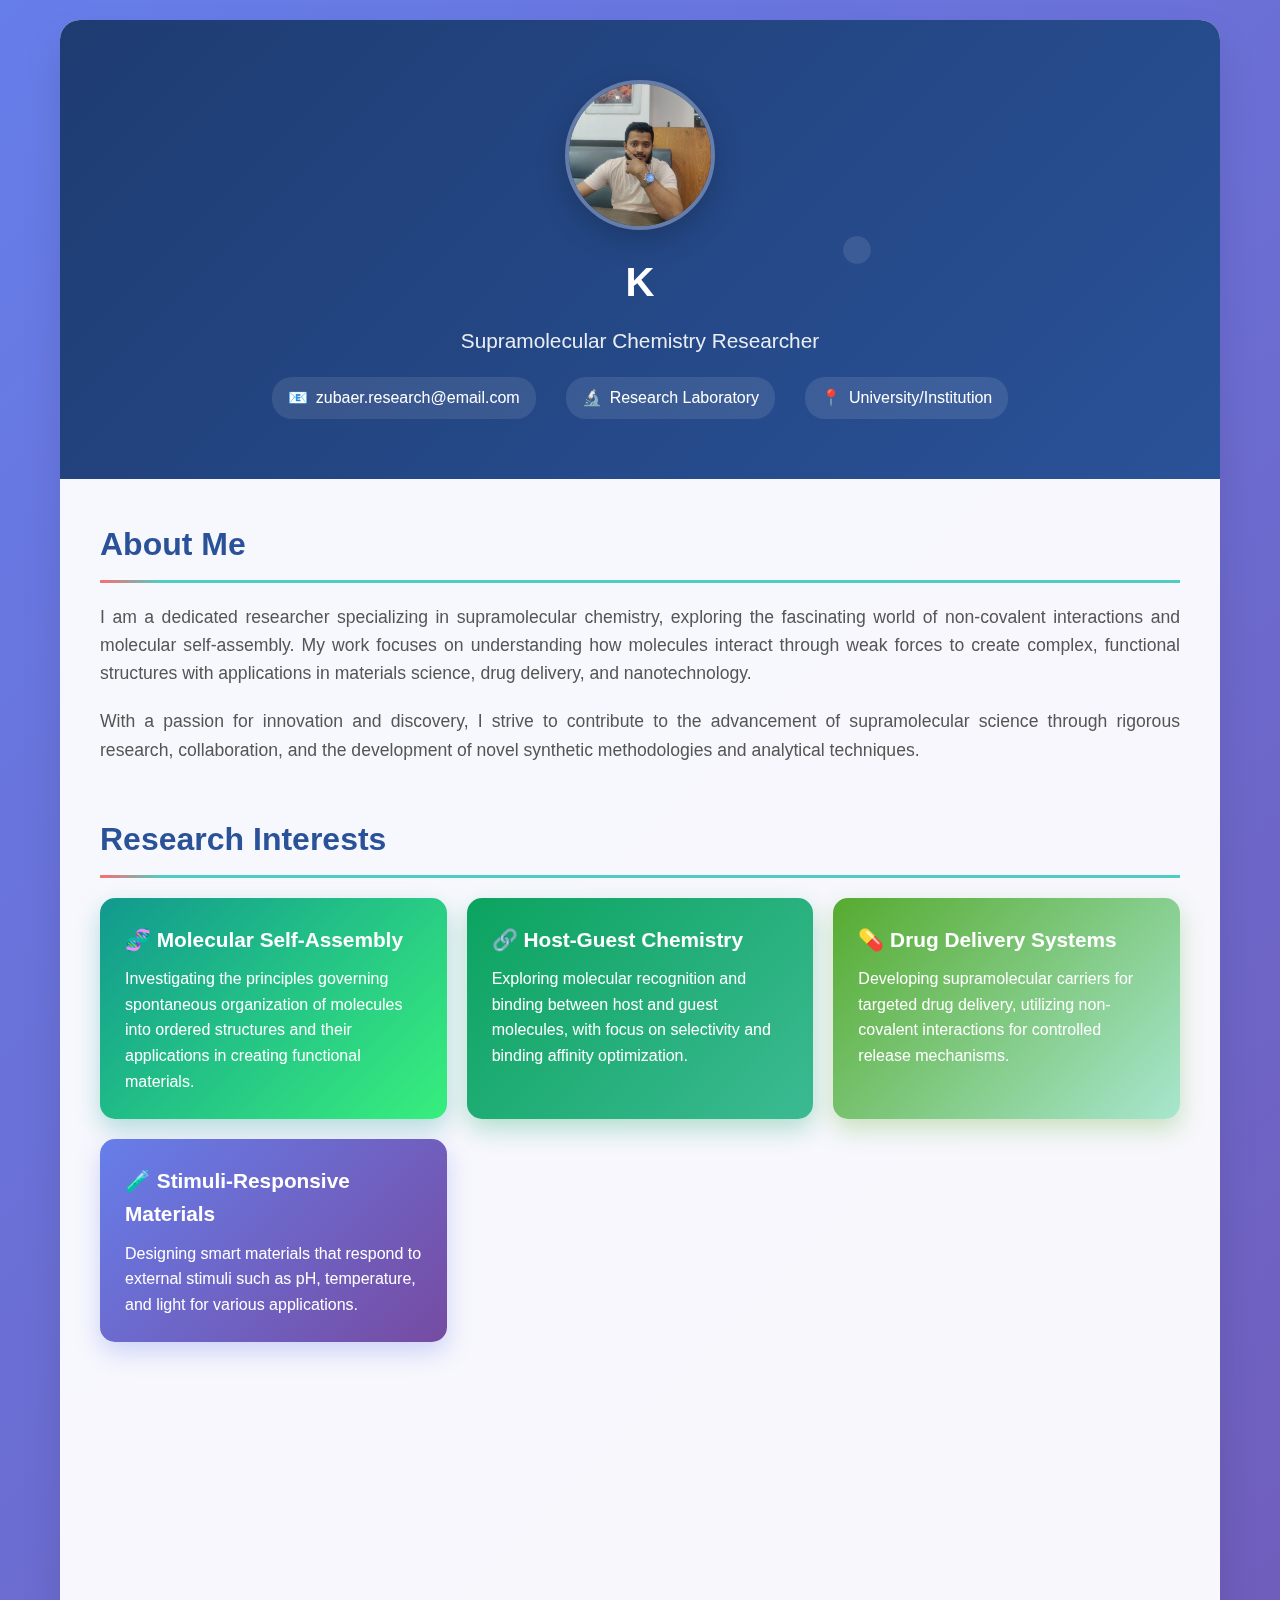
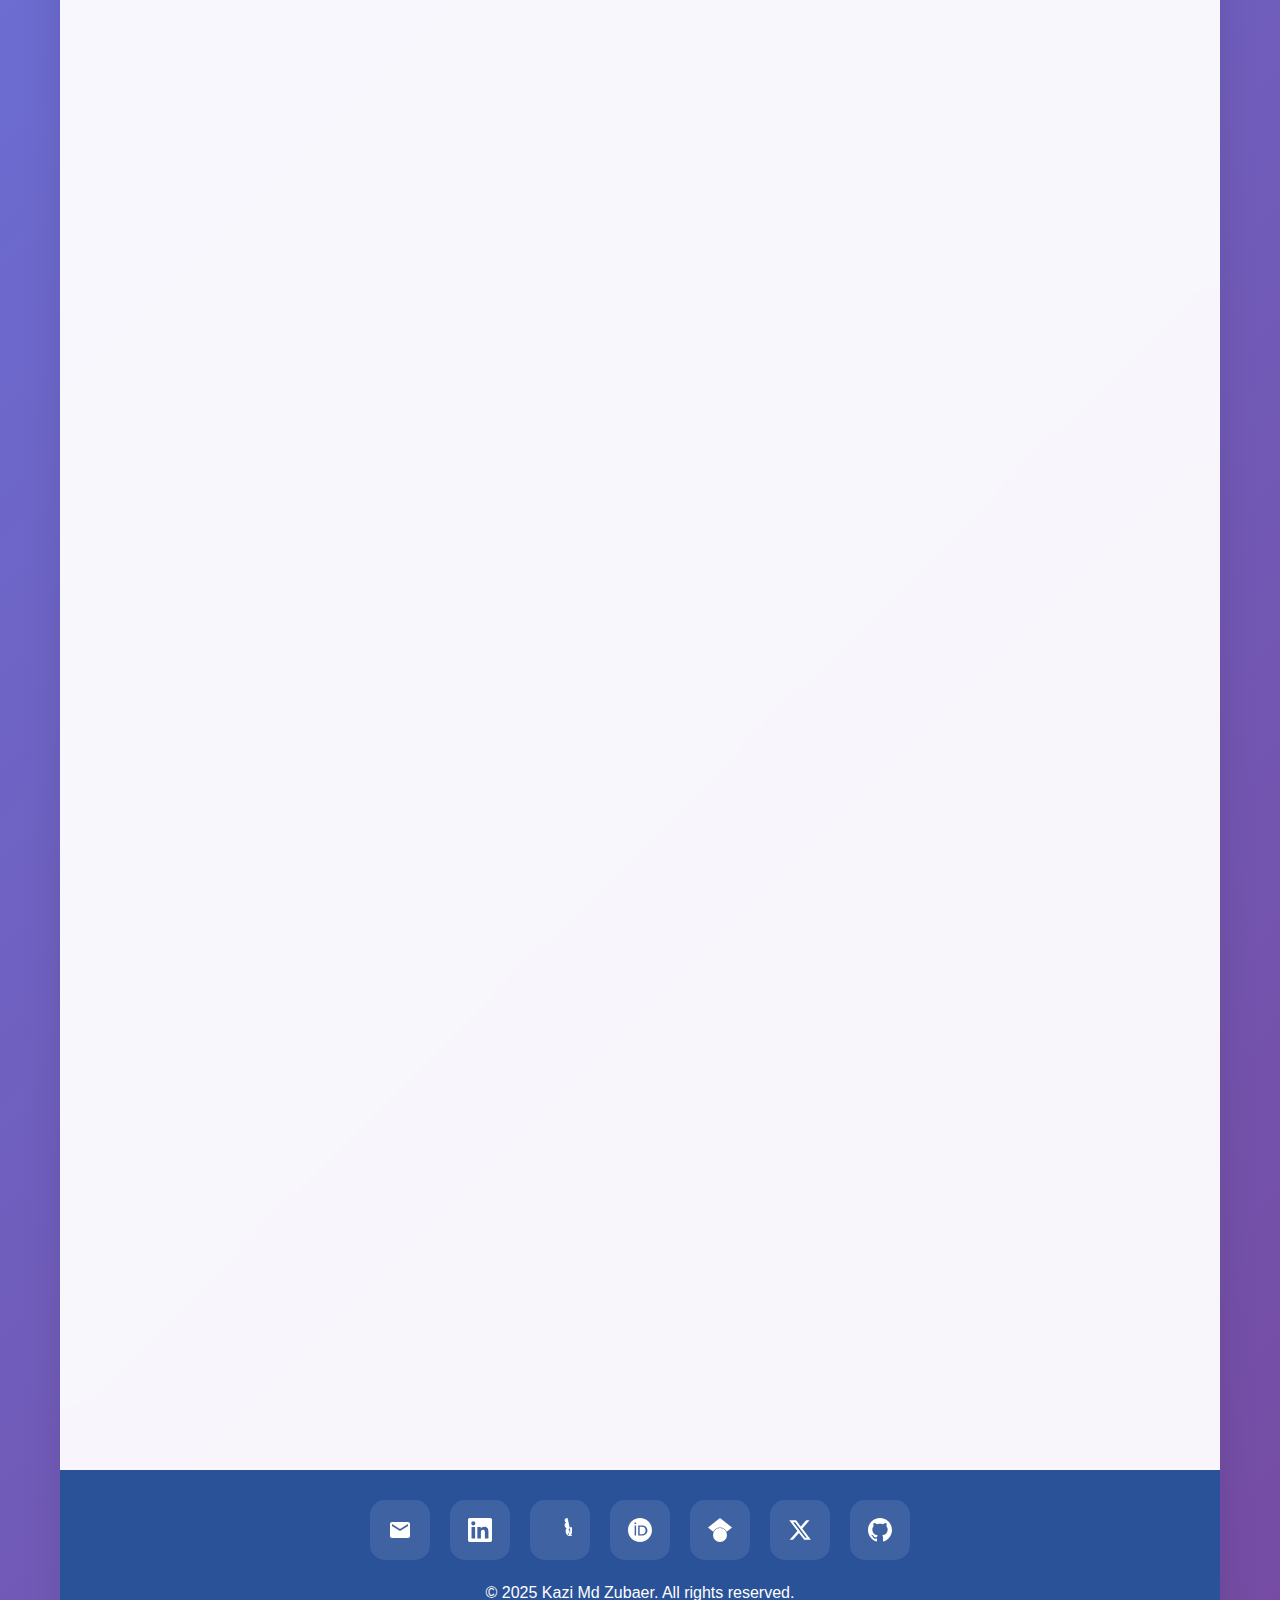
<file: index.html>
<!DOCTYPE html>
<html lang="en">
<head>
    <meta charset="UTF-8">
    <meta name="viewport" content="width=device-width, initial-scale=1.0">
    <title>Kazi Md Zubaer - Supramolecular Chemistry Researcher</title>
    <style>
        * {
            margin: 0;
            padding: 0;
            box-sizing: border-box;
        }

        body {
            font-family: 'Segoe UI', Tahoma, Geneva, Verdana, sans-serif;
            line-height: 1.6;
            color: #333;
            background: linear-gradient(135deg, #667eea 0%, #764ba2 100%);
            min-height: 100vh;
        }

        .container {
            max-width: 1200px;
            margin: 0 auto;
            padding: 20px;
        }

        .portfolio {
            background: rgba(255, 255, 255, 0.95);
            backdrop-filter: blur(10px);
            border-radius: 20px;
            box-shadow: 0 20px 40px rgba(0, 0, 0, 0.1);
            overflow: hidden;
            animation: fadeInUp 1s ease-out;
        }

        @keyframes fadeInUp {
            from {
                opacity: 0;
                transform: translateY(30px);
            }
            to {
                opacity: 1;
                transform: translateY(0);
            }
        }

        .header {
            background: linear-gradient(135deg, #1e3c72 0%, #2a5298 100%);
            color: white;
            padding: 60px 40px;
            text-align: center;
            position: relative;
            overflow: hidden;
        }

        .header::before {
            content: '';
            position: absolute;
            top: -50%;
            left: -50%;
            width: 200%;
            height: 200%;
            background: url('data:image/svg+xml,<svg xmlns="http://www.w3.org/2000/svg" viewBox="0 0 100 100"><circle cx="20" cy="20" r="2" fill="rgba(255,255,255,0.1)"/><circle cx="80" cy="20" r="1" fill="rgba(255,255,255,0.1)"/><circle cx="50" cy="50" r="1.5" fill="rgba(255,255,255,0.1)"/><circle cx="20" cy="80" r="1" fill="rgba(255,255,255,0.1)"/><circle cx="80" cy="80" r="2" fill="rgba(255,255,255,0.1)"/></svg>') repeat;
            animation: float 20s infinite linear;
        }

        @keyframes float {
            0% { transform: translate(0, 0) rotate(0deg); }
            100% { transform: translate(-50px, -50px) rotate(360deg); }
        }

        .profile-img {
            width: 150px;
            height: 150px;
            border-radius: 50%;
            margin: 0 auto 20px;
            position: relative;
            z-index: 1;
            box-shadow: 0 10px 30px rgba(0, 0, 0, 0.2);
            overflow: hidden;
            border: 4px solid rgba(255, 255, 255, 0.3);
            transition: all 0.3s ease;
        }

        .profile-img:hover {
            transform: scale(1.05);
            box-shadow: 0 15px 40px rgba(0, 0, 0, 0.3);
        }

        .profile-img img {
            width: 100%;
            height: 100%;
            object-fit: cover;
            object-position: center;
        }

        .name {
            font-size: 2.5em;
            font-weight: 700;
            margin-bottom: 10px;
            position: relative;
            z-index: 1;
        }

        .title {
            font-size: 1.3em;
            opacity: 0.9;
            margin-bottom: 20px;
            position: relative;
            z-index: 1;
        }

        .contact-info {
            display: flex;
            justify-content: center;
            gap: 30px;
            flex-wrap: wrap;
            position: relative;
            z-index: 1;
        }

        .contact-item {
            display: flex;
            align-items: center;
            gap: 8px;
            background: rgba(255, 255, 255, 0.1);
            padding: 8px 16px;
            border-radius: 20px;
            transition: transform 0.3s ease;
        }

        .contact-item:hover {
            transform: translateY(-2px);
            background: rgba(255, 255, 255, 0.2);
        }

        .main-content {
            padding: 40px;
        }

        .section {
            margin-bottom: 50px;
            opacity: 0;
            animation: slideIn 0.8s ease-out forwards;
        }

        .section:nth-child(2) { animation-delay: 0.2s; }
        .section:nth-child(3) { animation-delay: 0.4s; }
        .section:nth-child(4) { animation-delay: 0.6s; }
        .section:nth-child(5) { animation-delay: 0.8s; }

        @keyframes slideIn {
            from {
                opacity: 0;
                transform: translateX(-20px);
            }
            to {
                opacity: 1;
                transform: translateX(0);
            }
        }

        .section-title {
            font-size: 2em;
            color: #2a5298;
            margin-bottom: 20px;
            padding-bottom: 10px;
            border-bottom: 3px solid #4ecdc4;
            position: relative;
        }

        .section-title::after {
            content: '';
            position: absolute;
            bottom: -3px;
            left: 0;
            width: 60px;
            height: 3px;
            background: linear-gradient(90deg, #ff6b6b, #4ecdc4);
            border-radius: 2px;
        }

        .about-text {
            font-size: 1.1em;
            color: #555;
            text-align: justify;
            margin-bottom: 20px;
        }

        .research-areas {
            display: grid;
            grid-template-columns: repeat(auto-fit, minmax(300px, 1fr));
            gap: 20px;
            margin-top: 20px;
        }

        .research-card {
            background: linear-gradient(135deg, #11998e 0%, #38ef7d 100%);
            color: white;
            padding: 25px;
            border-radius: 15px;
            box-shadow: 0 10px 25px rgba(17, 153, 142, 0.3);
            transition: transform 0.3s ease, box-shadow 0.3s ease;
        }

        .research-card:hover {
            transform: translateY(-5px);
            box-shadow: 0 15px 35px rgba(17, 153, 142, 0.4);
        }

        .research-card:nth-child(2) {
            background: linear-gradient(135deg, #0ba360 0%, #3cba92 100%);
            box-shadow: 0 10px 25px rgba(11, 163, 96, 0.3);
        }

        .research-card:nth-child(2):hover {
            box-shadow: 0 15px 35px rgba(11, 163, 96, 0.4);
        }

        .research-card:nth-child(3) {
            background: linear-gradient(135deg, #56ab2f 0%, #a8e6cf 100%);
            box-shadow: 0 10px 25px rgba(86, 171, 47, 0.3);
        }

        .research-card:nth-child(3):hover {
            box-shadow: 0 15px 35px rgba(86, 171, 47, 0.4);
        }

        .research-card:nth-child(4) {
            background: linear-gradient(135deg, #667eea 0%, #764ba2 100%);
            box-shadow: 0 10px 25px rgba(102, 126, 234, 0.3);
        }

        .research-card:nth-child(4):hover {
            box-shadow: 0 15px 35px rgba(102, 126, 234, 0.4);
        }

        .research-card h3 {
            font-size: 1.3em;
            margin-bottom: 10px;
        }

        .skills-grid {
            display: grid;
            grid-template-columns: repeat(auto-fit, minmax(300px, 1fr));
            gap: 25px;
            margin-top: 30px;
        }

        .skill-category {
            background: linear-gradient(145deg, #ffffff, #f0f0f0);
            padding: 30px;
            border-radius: 20px;
            box-shadow: 0 10px 30px rgba(0, 0, 0, 0.1);
            transition: all 0.4s ease;
            position: relative;
            overflow: hidden;
        }

        .skill-category::before {
            content: '';
            position: absolute;
            top: 0;
            left: 0;
            right: 0;
            height: 4px;
            background: linear-gradient(90deg, #11998e, #38ef7d);
            border-radius: 20px 20px 0 0;
        }

        .skill-category:nth-child(2)::before {
            background: linear-gradient(90deg, #0ba360, #3cba92);
        }

        .skill-category:nth-child(3)::before {
            background: linear-gradient(90deg, #56ab2f, #a8e6cf);
        }

        .skill-category:nth-child(4)::before {
            background: linear-gradient(90deg, #2dd4bf, #10b981);
        }

        .skill-category:hover {
            transform: translateY(-8px) scale(1.02);
            box-shadow: 0 20px 40px rgba(0, 0, 0, 0.15);
        }

        .skill-category h3 {
            color: #2a5298;
            margin-bottom: 20px;
            font-size: 1.3em;
            display: flex;
            align-items: center;
            gap: 10px;
        }

        .skill-category h3::before {
            content: '🔬';
            font-size: 1.2em;
        }

        .skill-category:nth-child(2) h3::before {
            content: '⚗️';
        }

        .skill-category:nth-child(3) h3::before {
            content: '💻';
        }

        .skill-category:nth-child(4) h3::before {
            content: '🧪';
        }

        .skill-list {
            color: #555;
            line-height: 1.8;
        }

        .skill-item {
            display: inline-block;
            background: linear-gradient(135deg, #11998e, #38ef7d);
            color: white;
            padding: 8px 16px;
            margin: 4px 8px 4px 0;
            border-radius: 25px;
            font-size: 0.9em;
            font-weight: 500;
            box-shadow: 0 4px 15px rgba(17, 153, 142, 0.3);
            transition: all 0.3s ease;
            cursor: pointer;
        }

        .skill-item:hover {
            transform: translateY(-2px);
            box-shadow: 0 8px 25px rgba(17, 153, 142, 0.4);
        }

        .skill-item:nth-child(even) {
            background: linear-gradient(135deg, #0ba360, #3cba92);
            box-shadow: 0 4px 15px rgba(11, 163, 96, 0.3);
        }

        .skill-item:nth-child(even):hover {
            box-shadow: 0 8px 25px rgba(11, 163, 96, 0.4);
        }

        .skill-progress {
            margin-top: 15px;
            padding-top: 15px;
            border-top: 1px solid #e0e0e0;
        }

        .progress-label {
            font-size: 0.9em;
            color: #666;
            margin-bottom: 8px;
            display: flex;
            justify-content: space-between;
        }

        .progress-bar {
            width: 100%;
            height: 8px;
            background: #e0e0e0;
            border-radius: 4px;
            overflow: hidden;
            margin-bottom: 10px;
        }

        .progress-fill {
            height: 100%;
            background: linear-gradient(90deg, #11998e, #38ef7d);
            border-radius: 4px;
            transition: width 2s ease;
            animation: fillProgress 2s ease-in-out;
        }

        @keyframes fillProgress {
            from { width: 0%; }
            to { width: var(--progress-width); }
        }

        .publication-item {
            background: #f8f9fa;
            padding: 25px;
            margin-bottom: 20px;
            border-radius: 15px;
            border-left: 5px solid #ff6b6b;
            transition: transform 0.3s ease;
        }

        .publication-item:hover {
            transform: translateX(5px);
            box-shadow: 0 5px 15px rgba(0, 0, 0, 0.1);
        }

        .pub-title {
            font-weight: bold;
            color: #2a5298;
            margin-bottom: 5px;
        }

        .pub-details {
            color: #666;
            font-style: italic;
        }

        .footer {
            background: #2a5298;
            color: white;
            text-align: center;
            padding: 30px;
        }

        .social-links {
            display: flex;
            justify-content: center;
            gap: 20px;
            margin-bottom: 20px;
            flex-wrap: wrap;
        }

        .social-link {
            background: rgba(255, 255, 255, 0.1);
            width: 60px;
            height: 60px;
            border-radius: 15px;
            display: flex;
            align-items: center;
            justify-content: center;
            text-decoration: none;
            color: white;
            transition: all 0.3s ease;
            font-size: 1.5em;
            position: relative;
            overflow: hidden;
        }

        .social-link::before {
            content: '';
            position: absolute;
            top: 0;
            left: -100%;
            width: 100%;
            height: 100%;
            background: linear-gradient(90deg, transparent, rgba(255,255,255,0.2), transparent);
            transition: left 0.5s;
        }

        .social-link:hover::before {
            left: 100%;
        }

        .social-link:hover {
            background: rgba(255, 255, 255, 0.2);
            transform: translateY(-3px) scale(1.1);
            box-shadow: 0 10px 25px rgba(0, 0, 0, 0.2);
        }

        /* Individual social media colors on hover */
        .social-link.linkedin:hover {
            background: #0077b5;
        }

        .social-link.researchgate:hover {
            background: #00d4aa;
        }

        .social-link.orcid:hover {
            background: #a6ce39;
        }

        .social-link.scholar:hover {
            background: #4285f4;
        }

        .social-link.twitter:hover {
            background: #1da1f2;
        }

        .social-link.email:hover {
            background: #ea4335;
        }

        .social-link.github:hover {
            background: #333;
        }

        /* Tooltip styles */
        .social-link {
            position: relative;
        }

        .social-link::after {
            content: attr(data-tooltip);
            position: absolute;
            bottom: -40px;
            left: 50%;
            transform: translateX(-50%);
            background: rgba(0, 0, 0, 0.8);
            color: white;
            padding: 5px 10px;
            border-radius: 5px;
            font-size: 0.8em;
            white-space: nowrap;
            opacity: 0;
            visibility: hidden;
            transition: all 0.3s ease;
            z-index: 10;
        }

        .social-link:hover::after {
            opacity: 1;
            visibility: visible;
            bottom: -35px;
        }

        @media (max-width: 768px) {
            .header {
                padding: 40px 20px;
            }
            
            .name {
                font-size: 2em;
            }
            
            .main-content {
                padding: 20px;
            }
            
            .contact-info {
                flex-direction: column;
                align-items: center;
            }
        }
    </style>
</head>
<body>
    <div class="container">
        <div class="portfolio">
            <header class="header">
                <div class="profile-img">
                    <img src="profile_image.jpg" alt="Kazi Md Zubaer" />
                </div>
                <h1 class="name">Kazi Md Zubaer</h1>
                <p class="title">Supramolecular Chemistry Researcher</p>
                <div class="contact-info">
                    <div class="contact-item">
                        <span>📧</span>
                        <span>zubaer.research@email.com</span>
                    </div>
                    <div class="contact-item">
                        <span>🔬</span>
                        <span>Research Laboratory</span>
                    </div>
                    <div class="contact-item">
                        <span>📍</span>
                        <span>University/Institution</span>
                    </div>
                </div>
            </header>

            <main class="main-content">
                <section class="section">
                    <h2 class="section-title">About Me</h2>
                    <p class="about-text">
                        I am a dedicated researcher specializing in supramolecular chemistry, exploring the fascinating world of non-covalent interactions and molecular self-assembly. My work focuses on understanding how molecules interact through weak forces to create complex, functional structures with applications in materials science, drug delivery, and nanotechnology.
                    </p>
                    <p class="about-text">
                        With a passion for innovation and discovery, I strive to contribute to the advancement of supramolecular science through rigorous research, collaboration, and the development of novel synthetic methodologies and analytical techniques.
                    </p>
                </section>

                <section class="section">
                    <h2 class="section-title">Research Interests</h2>
                    <div class="research-areas">
                        <div class="research-card">
                            <h3>🧬 Molecular Self-Assembly</h3>
                            <p>Investigating the principles governing spontaneous organization of molecules into ordered structures and their applications in creating functional materials.</p>
                        </div>
                        <div class="research-card">
                            <h3>🔗 Host-Guest Chemistry</h3>
                            <p>Exploring molecular recognition and binding between host and guest molecules, with focus on selectivity and binding affinity optimization.</p>
                        </div>
                        <div class="research-card">
                            <h3>💊 Drug Delivery Systems</h3>
                            <p>Developing supramolecular carriers for targeted drug delivery, utilizing non-covalent interactions for controlled release mechanisms.</p>
                        </div>
                        <div class="research-card">
                            <h3>🧪 Stimuli-Responsive Materials</h3>
                            <p>Designing smart materials that respond to external stimuli such as pH, temperature, and light for various applications.</p>
                        </div>
                    </div>
                </section>

                <section class="section">
                    <h2 class="section-title">Technical Skills</h2>
                    <div class="skills-grid">
                        <div class="skill-category">
                            <h3>Analytical Techniques</h3>
                            <div class="skill-list">
                                <span class="skill-item">NMR Spectroscopy</span>
                                <span class="skill-item">Mass Spectrometry</span>
                                <span class="skill-item">X-ray Crystallography</span>
                                <span class="skill-item">UV-Vis Spectroscopy</span>
                                <span class="skill-item">Fluorescence Spectroscopy</span>
                                <span class="skill-item">Circular Dichroism</span>
                            </div>
                            <div class="skill-progress">
                                <div class="progress-label">
                                    <span>Expertise Level</span>
                                    <span>Advanced</span>
                                </div>
                                <div class="progress-bar">
                                    <div class="progress-fill" style="--progress-width: 90%; width: 90%;"></div>
                                </div>
                            </div>
                        </div>
                        <div class="skill-category">
                            <h3>Synthetic Methods</h3>
                            <div class="skill-list">
                                <span class="skill-item">Organic Synthesis</span>
                                <span class="skill-item">Coordination Chemistry</span>
                                <span class="skill-item">Click Chemistry</span>
                                <span class="skill-item">Microwave-Assisted Synthesis</span>
                                <span class="skill-item">Green Chemistry Protocols</span>
                            </div>
                            <div class="skill-progress">
                                <div class="progress-label">
                                    <span>Expertise Level</span>
                                    <span>Expert</span>
                                </div>
                                <div class="progress-bar">
                                    <div class="progress-fill" style="--progress-width: 95%; width: 95%;"></div>
                                </div>
                            </div>
                        </div>
                        <div class="skill-category">
                            <h3>Computational Tools</h3>
                            <div class="skill-list">
                                <span class="skill-item">DFT Calculations</span>
                                <span class="skill-item">Molecular Dynamics</span>
                                <span class="skill-item">ChemDraw</span>
                                <span class="skill-item">Gaussian</span>
                                <span class="skill-item">Materials Studio</span>
                                <span class="skill-item">Python for Data Analysis</span>
                            </div>
                            <div class="skill-progress">
                                <div class="progress-label">
                                    <span>Expertise Level</span>
                                    <span>Proficient</span>
                                </div>
                                <div class="progress-bar">
                                    <div class="progress-fill" style="--progress-width: 80%; width: 80%;"></div>
                                </div>
                            </div>
                        </div>
                        <div class="skill-category">
                            <h3>Laboratory Techniques</h3>
                            <div class="skill-list">
                                <span class="skill-item">Isothermal Titration Calorimetry</span>
                                <span class="skill-item">Dynamic Light Scattering</span>
                                <span class="skill-item">Atomic Force Microscopy</span>
                                <span class="skill-item">Gel Permeation Chromatography</span>
                            </div>
                            <div class="skill-progress">
                                <div class="progress-label">
                                    <span>Expertise Level</span>
                                    <span>Advanced</span>
                                </div>
                                <div class="progress-bar">
                                    <div class="progress-fill" style="--progress-width: 85%; width: 85%;"></div>
                                </div>
                            </div>
                        </div>
                    </div>
                </section>

                <section class="section">
                    <h2 class="section-title">Publications & Research</h2>
                    <div class="publication-item">
                        <div class="pub-title">Recent Research Focus</div>
                        <div class="pub-details">Currently investigating novel supramolecular architectures for biomedical applications, with emphasis on stimuli-responsive drug delivery systems and molecular recognition phenomena.</div>
                    </div>
                    <div class="publication-item">
                        <div class="pub-title">Conference Presentations</div>
                        <div class="pub-details">Preparing manuscripts on host-guest interactions and their applications in developing smart materials for environmental and biological applications.</div>
                    </div>
                    <div class="publication-item">
                        <div class="pub-title">Collaborative Projects</div>
                        <div class="pub-details">Engaged in interdisciplinary research collaborations focusing on the intersection of supramolecular chemistry with materials science and nanotechnology.</div>
                    </div>
                </section>
            </main>

            <footer class="footer">
                <div class="social-links">
                    <a href="mailto:zubaer.research@email.com" class="social-link email" data-tooltip="Email">
                        <svg width="24" height="24" viewBox="0 0 24 24" fill="currentColor">
                            <path d="M20 4H4c-1.1 0-1.99.9-1.99 2L2 18c0 1.1.89 2 2 2h16c1.1 0 2-.9 2-2V6c0-1.1-.9-2-2-2zm0 4l-8 5-8-5V6l8 5 8-5v2z"/>
                        </svg>
                    </a>
                    <a href="https://linkedin.com/in/your-profile" class="social-link linkedin" target="_blank" data-tooltip="LinkedIn">
                        <svg width="24" height="24" viewBox="0 0 24 24" fill="currentColor">
                            <path d="M20.447 20.452h-3.554v-5.569c0-1.328-.027-3.037-1.852-3.037-1.853 0-2.136 1.445-2.136 2.939v5.667H9.351V9h3.414v1.561h.046c.477-.9 1.637-1.85 3.37-1.85 3.601 0 4.267 2.37 4.267 5.455v6.286zM5.337 7.433c-1.144 0-2.063-.926-2.063-2.065 0-1.138.92-2.063 2.063-2.063 1.14 0 2.064.925 2.064 2.063 0 1.139-.925 2.065-2.064 2.065zm1.782 13.019H3.555V9h3.564v11.452zM22.225 0H1.771C.792 0 0 .774 0 1.729v20.542C0 23.227.792 24 1.771 24h20.451C23.2 24 24 23.227 24 22.271V1.729C24 .774 23.2 0 22.222 0h.003z"/>
                        </svg>
                    </a>
                    <a href="https://www.researchgate.net/profile/your-profile" class="social-link researchgate" target="_blank" data-tooltip="ResearchGate">
                        <svg width="24" height="24" viewBox="0 0 24 24" fill="currentColor">
                            <path d="M19.586 0c-.818 0-1.508.19-2.073.565-.563.377-.87.899-.87 1.566 0 .493.135.935.375 1.301.24.365.565.677.975.934v.068c-.265.125-.503.331-.714.614-.21.283-.375.614-.493.99-.118.377-.177.794-.177 1.252 0 .684.177 1.287.532 1.807.354.52.867.935 1.536 1.246-.375.312-.647.735-.814 1.269-.168.533-.252 1.093-.252 1.678 0 .971.191 1.808.573 2.513.382.704.945 1.243 1.689 1.616.744.374 1.625.56 2.644.56.671 0 1.293-.102 1.864-.307.571-.205 1.041-.525 1.409-.959.368-.435.553-.965.553-1.592 0-.347-.07-.668-.211-.963-.14-.295-.354-.547-.64-.756-.287-.209-.644-.362-1.071-.458-.427-.096-.921-.144-1.482-.144h-1.378c-.287 0-.52-.062-.699-.188-.179-.125-.269-.32-.269-.584 0-.347.103-.653.31-.918.207-.265.493-.452.857-.56-.071-.027-.138-.067-.201-.119-.063-.052-.115-.112-.157-.179-.042-.067-.063-.141-.063-.223 0-.125.039-.243.118-.353.079-.11.195-.202.347-.277.153-.075.341-.133.565-.174.224-.041.479-.062.766-.062.287 0 .556.027.807.08.251.054.469.14.654.26.185.12.331.275.438.465.107.19.161.422.161.695 0 .347-.08.653-.239.918-.159.265-.374.477-.645.637-.271.16-.573.268-.906.324v.027c.287.027.556.09.807.188.251.098.469.232.654.402.185.17.331.378.438.623.107.245.161.529.161.851 0 .347-.062.675-.186.984-.124.309-.312.579-.565.809-.253.23-.571.409-.954.537-.383.128-.835.192-1.356.192-.287 0-.573-.019-.857-.057-.284-.038-.549-.105-.795-.201-.246-.096-.452-.23-.617-.402-.165-.172-.248-.389-.248-.651 0-.208.062-.393.186-.555.124-.162.287-.274.489-.336.202-.062.419-.093.651-.093.179 0 .346.022.5.067.154.045.287.114.399.207.112.093.201.213.267.36.066.147.099.323.099.528 0 .208-.044.389-.132.543-.088.154-.201.269-.339.345-.138.076-.284.114-.438.114-.071 0-.138-.011-.201-.033-.063-.022-.115-.052-.157-.09-.042-.038-.071-.079-.088-.123-.017-.044-.025-.086-.025-.126 0-.062.017-.119.05-.171.033-.052.079-.093.138-.123.059-.03.124-.054.195-.072.071-.018.143-.039.216-.063v-.027c-.125-.027-.237-.079-.336-.157-.099-.078-.177-.186-.234-.324-.057-.138-.086-.304-.086-.498 0-.208.029-.389.086-.543.057-.154.138-.274.243-.36.105-.086.231-.144.378-.174.147-.03.308-.045.483-.045.179 0 .343.019.492.057.149.038.274.105.375.201.101.096.177.23.228.402.051.172.077.392.077.66 0 .403-.066.735-.198.996-.132.261-.316.456-.552.585-.236.129-.515.193-.837.193-.179 0-.343-.025-.492-.075-.149-.05-.274-.131-.375-.243-.101-.112-.177-.259-.228-.441-.051-.182-.077-.408-.077-.678 0-.347.044-.653.132-.918.088-.265.218-.492.39-.681.172-.189.384-.333.637-.432.253-.099.544-.148.873-.148.179 0 .343.015.492.045.149.03.274.079.375.147.101.068.177.154.228.258.051.104.077.228.077.372 0 .208-.033.389-.099.543-.066.154-.154.274-.264.36-.11.086-.231.144-.363.174-.132.03-.267.045-.405.045-.125 0-.243-.015-.354-.045-.111-.03-.207-.079-.288-.147-.081-.068-.144-.154-.189-.258-.045-.104-.067-.233-.067-.387 0-.179.025-.331.075-.456.05-.125.118-.226.204-.303.086-.077.186-.133.3-.168.114-.035.233-.052.357-.052.071 0 .138.007.201.021.063.014.115.038.157.072.042.034.071.079.088.135.017.056.025.125.025.207 0 .125-.021.233-.063.324-.042.091-.101.168-.177.231-.076.063-.165.111-.267.144-.102.033-.212.049-.33.049-.179 0-.331-.031-.456-.093-.125-.062-.226-.154-.303-.276-.077-.122-.133-.275-.168-.459-.035-.184-.052-.403-.052-.657 0-.347.044-.644.132-.891.088-.247.218-.449.39-.606.172-.157.384-.274.637-.351.253-.077.544-.116.873-.116.322 0 .6.041.835.123.235.082.427.208.576.378.149.17.258.386.327.648.069.262.104.576.104.942 0 .179-.019.356-.057.531-.038.175-.105.331-.201.468-.096.137-.230.246-.402.327-.172.081-.394.122-.666.122-.179 0-.343-.022-.492-.067-.149-.045-.274-.114-.375-.207-.101-.093-.177-.213-.228-.36-.051-.147-.077-.323-.077-.528 0-.208.044-.389.132-.543.088-.154.201-.269.339-.345.138-.076.284-.114.438-.114.071 0 .138.011.201.033.063.022.115.052.157.09.042.038.071.079.088.123.017.044.025.086.025.126 0 .062-.017.119-.05.171-.033.052-.079.093-.138.123-.059.03-.124.054-.195.072-.071.018-.143.039-.216.063v.027c.125.027.237.079.336.157.099.078.177.186.234.324.057.138.086.304.086.498 0 .208-.029.389-.086.543-.057.154-.138.274-.243.36-.105.086-.231.144-.378.174-.147.03-.308.045-.483.045z"/>
                        </svg>
                    </a>
                    <a href="https://orcid.org/0000-0000-0000-0000" class="social-link orcid" target="_blank" data-tooltip="ORCID">
                        <svg width="24" height="24" viewBox="0 0 24 24" fill="currentColor">
                            <path d="M12 0C5.372 0 0 5.372 0 12s5.372 12 12 12 12-5.372 12-12S18.628 0 12 0zM7.369 4.378c.525 0 .947.431.947.947 0 .525-.422.947-.947.947-.525 0-.946-.422-.946-.947 0-.525.421-.947.946-.947zm-.722 3.038h1.444v10.041H6.647V7.416zm3.562 0h3.9c3.712 0 5.344 2.653 5.344 5.025 0 2.578-2.016 5.016-5.325 5.016h-3.919V7.416zm1.444 1.303v7.444h2.297c2.359 0 3.588-1.303 3.588-3.722 0-2.422-1.266-3.722-3.588-3.722h-2.297z"/>
                        </svg>
                    </a>
                    <a href="https://scholar.google.com/citations?user=your-id" class="social-link scholar" target="_blank" data-tooltip="Google Scholar">
                        <svg width="24" height="24" viewBox="0 0 24 24" fill="currentColor">
                            <path d="M5.242 13.769L0 9.5 12 0l12 9.5-5.242 4.269C17.548 11.249 14.978 9.5 12 9.5c-2.977 0-5.548 1.748-6.758 4.269zM12 10a7 7 0 1 0 0 14 7 7 0 0 0 0-14z"/>
                        </svg>
                    </a>
                    <a href="https://twitter.com/your-handle" class="social-link twitter" target="_blank" data-tooltip="Twitter/X">
                        <svg width="24" height="24" viewBox="0 0 24 24" fill="currentColor">
                            <path d="M18.244 2.25h3.308l-7.227 8.26 8.502 11.24H16.17l-5.214-6.817L4.99 21.75H1.68l7.73-8.835L1.254 2.25H8.08l4.713 6.231zm-1.161 17.52h1.833L7.084 4.126H5.117z"/>
                        </svg>
                    </a>
                    <a href="https://github.com/your-username" class="social-link github" target="_blank" data-tooltip="GitHub">
                        <svg width="24" height="24" viewBox="0 0 24 24" fill="currentColor">
                            <path d="M12 0c-6.626 0-12 5.373-12 12 0 5.302 3.438 9.8 8.207 11.387.599.111.793-.261.793-.577v-2.234c-3.338.726-4.033-1.416-4.033-1.416-.546-1.387-1.333-1.756-1.333-1.756-1.089-.745.083-.729.083-.729 1.205.084 1.839 1.237 1.839 1.237 1.07 1.834 2.807 1.304 3.492.997.107-.775.418-1.305.762-1.604-2.665-.305-5.467-1.334-5.467-5.931 0-1.311.469-2.381 1.236-3.221-.124-.303-.535-1.524.117-3.176 0 0 1.008-.322 3.301 1.23.957-.266 1.983-.399 3.003-.404 1.02.005 2.047.138 3.006.404 2.291-1.552 3.297-1.23 3.297-1.23.653 1.653.242 2.874.118 3.176.77.84 1.235 1.911 1.235 3.221 0 4.609-2.807 5.624-5.479 5.921.43.372.823 1.102.823 2.222v3.293c0 .319.192.694.801.576 4.765-1.589 8.199-6.086 8.199-11.386 0-6.627-5.373-12-12-12z"/>
                        </svg>
                    </a>
                </div>
                <p>&copy; 2025 Kazi Md Zubaer. All rights reserved.</p>
                <p>Advancing Supramolecular Chemistry Through Innovation</p>
            </footer>
        </div>
    </div>

    <script>
        // Add smooth scrolling and interactive elements
        document.addEventListener('DOMContentLoaded', function() {
            // Animate sections on scroll
            const sections = document.querySelectorAll('.section');
            
            const observerOptions = {
                threshold: 0.1,
                rootMargin: '0px 0px -50px 0px'
            };

            const observer = new IntersectionObserver(function(entries) {
                entries.forEach(entry => {
                    if (entry.isIntersecting) {
                        entry.target.style.opacity = '1';
                        entry.target.style.transform = 'translateX(0)';
                    }
                });
            }, observerOptions);

            sections.forEach(section => {
                observer.observe(section);
            });

            // Add click effects to cards
            const cards = document.querySelectorAll('.research-card, .skill-category, .publication-item');
            
            cards.forEach(card => {
                card.addEventListener('click', function() {
                    this.style.transform = 'scale(0.98)';
                    setTimeout(() => {
                        this.style.transform = '';
                    }, 150);
                });
            });

            // Add typing effect to name
            const nameElement = document.querySelector('.name');
            const originalText = nameElement.textContent;
            nameElement.textContent = '';
            
            let i = 0;
            const typeWriter = () => {
                if (i < originalText.length) {
                    nameElement.textContent += originalText.charAt(i);
                    i++;
                    setTimeout(typeWriter, 100);
                }
            };
            
            setTimeout(typeWriter, 1000);
        });
    </script>
</body>
</html>
</file>
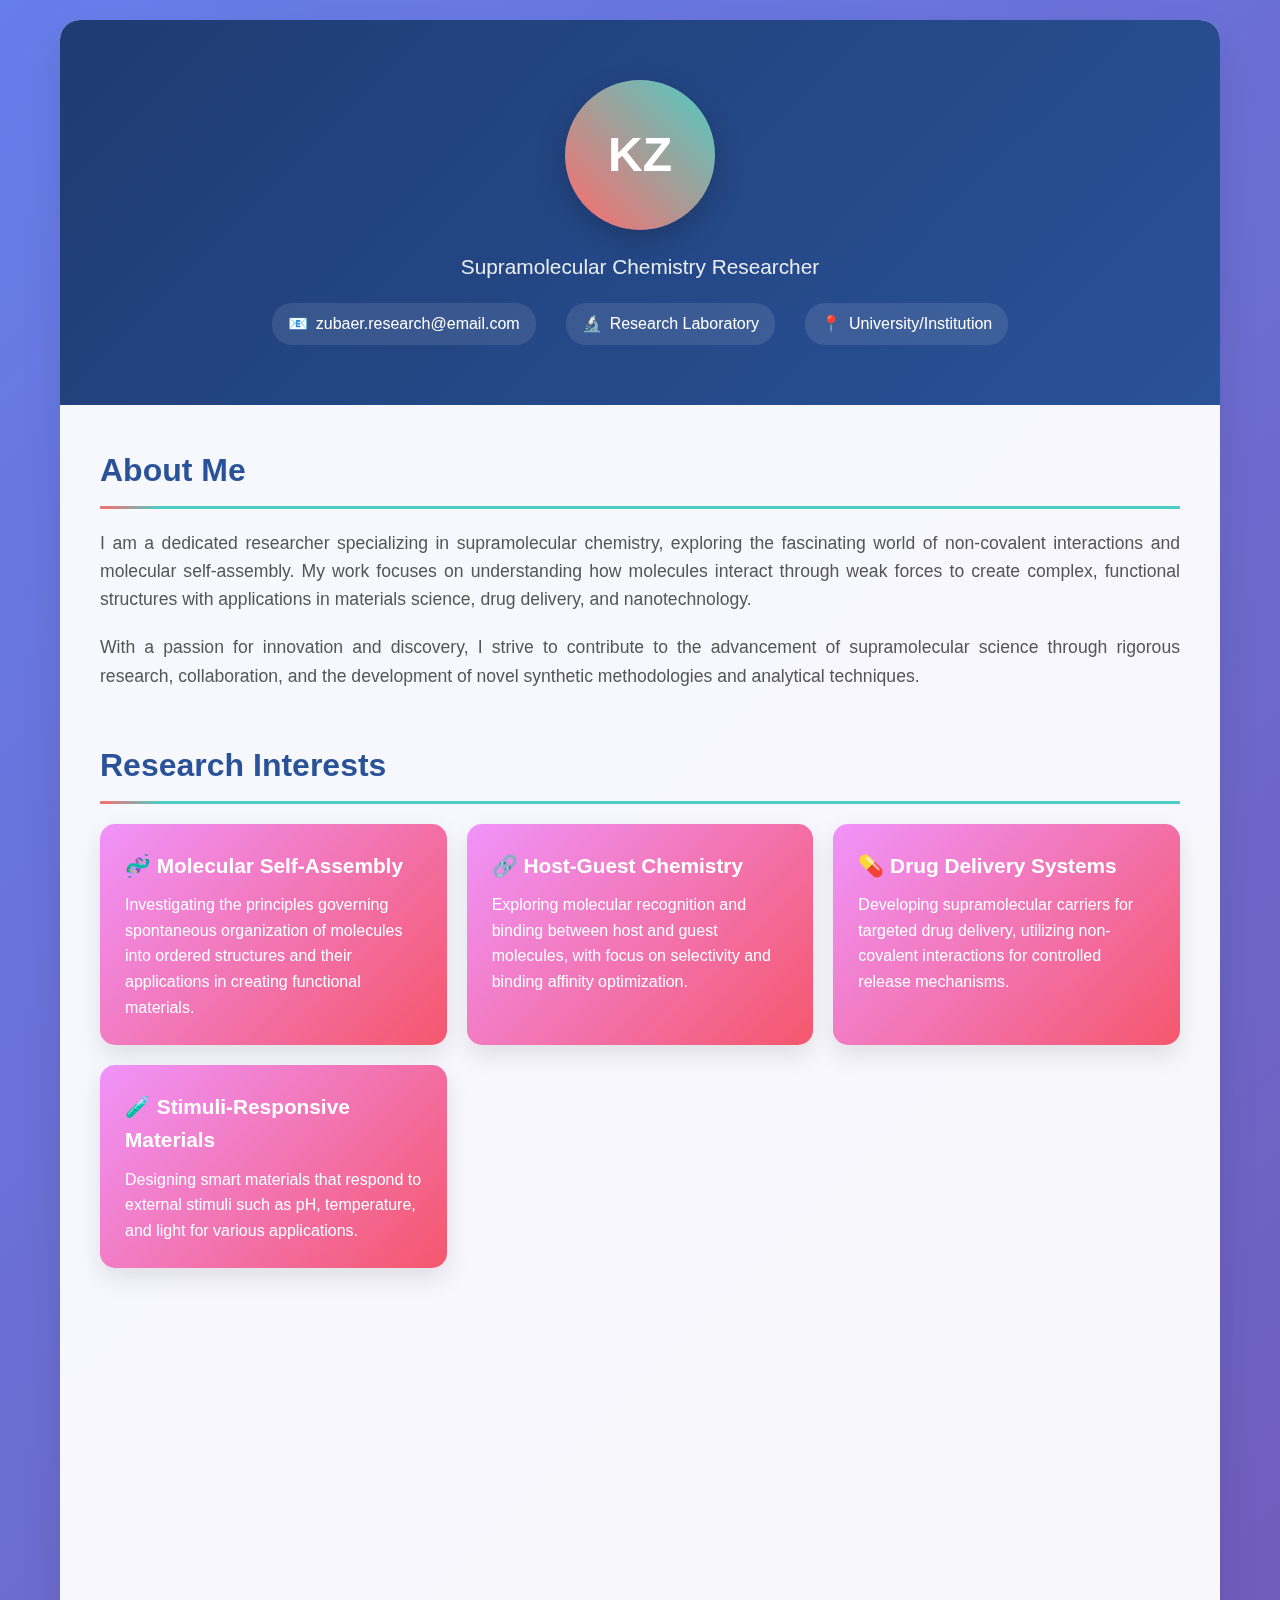
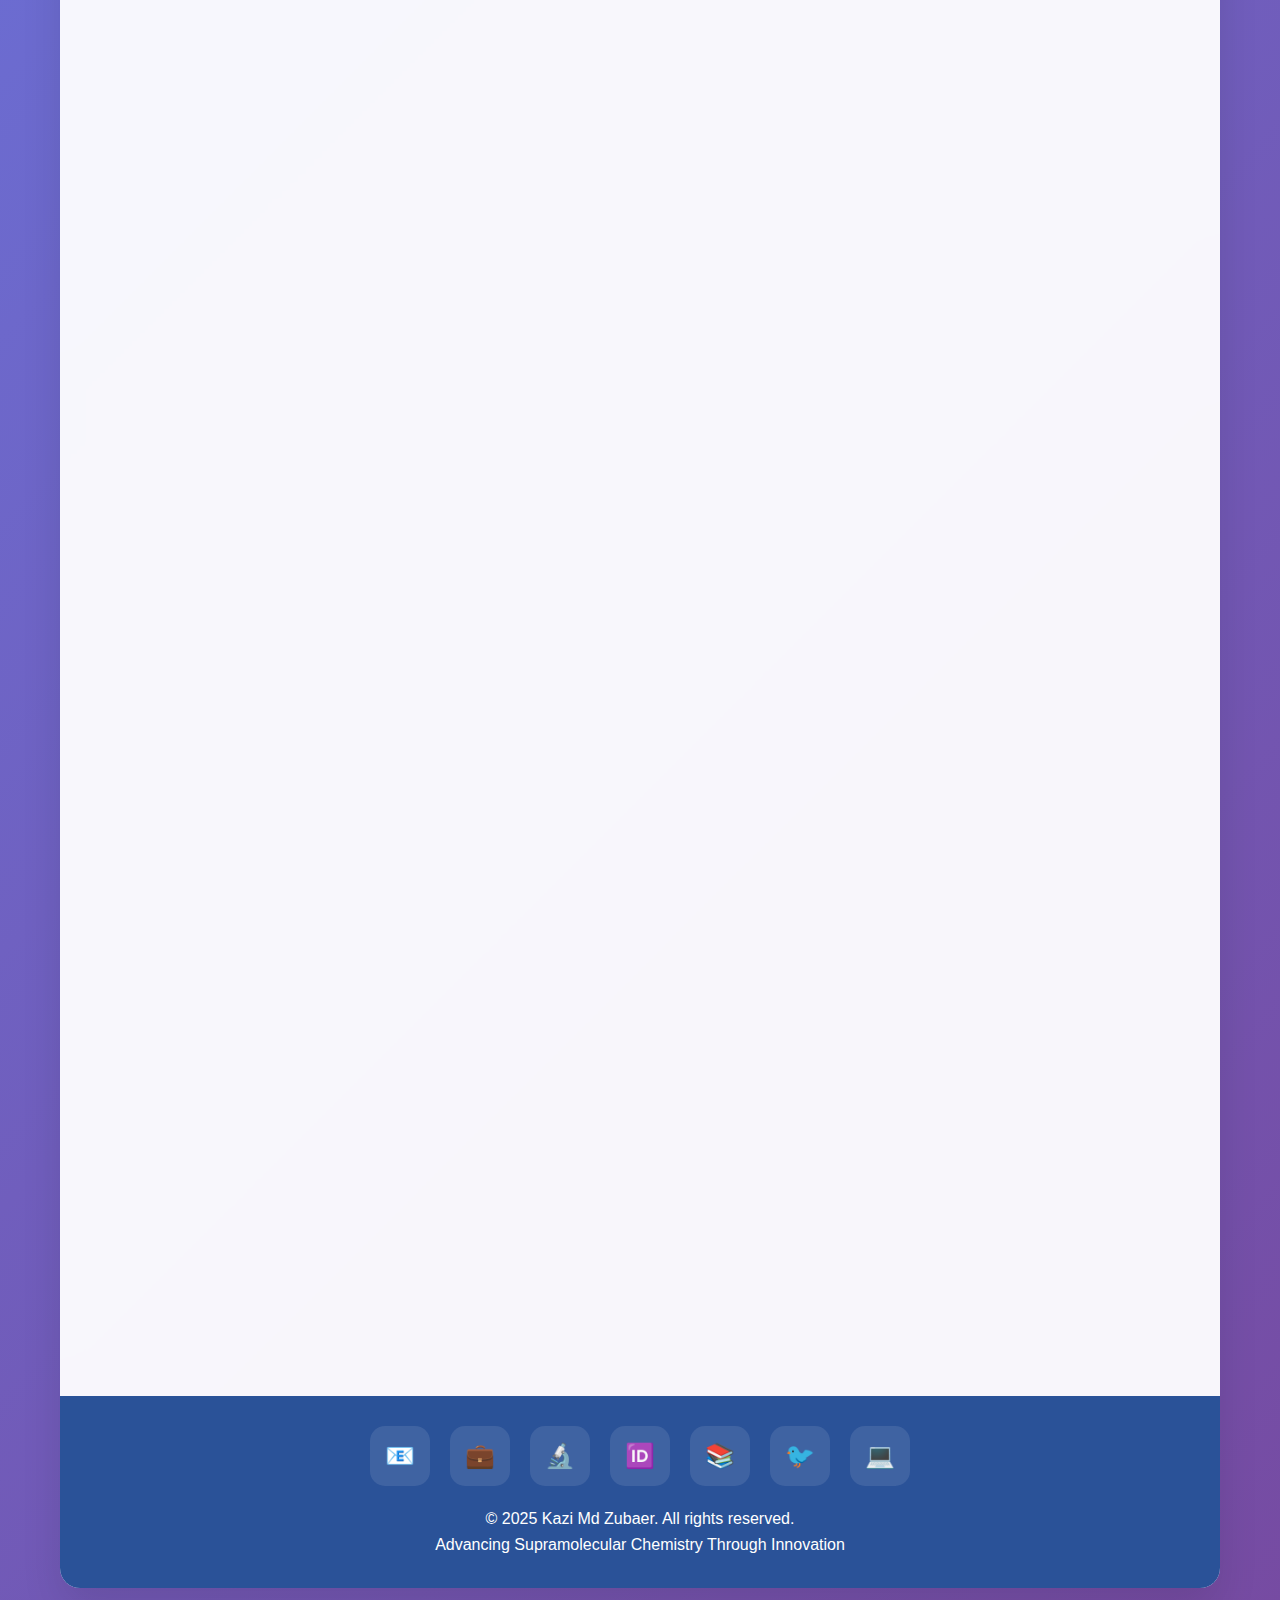
<file: Claude_portfolio_index.html>
<!DOCTYPE html>
<html lang="en">
<head>
    <meta charset="UTF-8">
    <meta name="viewport" content="width=device-width, initial-scale=1.0">
    <title>Kazi Md Zubaer - Supramolecular Chemistry Researcher</title>
    <style>
        * {
            margin: 0;
            padding: 0;
            box-sizing: border-box;
        }

        body {
            font-family: 'Segoe UI', Tahoma, Geneva, Verdana, sans-serif;
            line-height: 1.6;
            color: #333;
            background: linear-gradient(135deg, #667eea 0%, #764ba2 100%);
            min-height: 100vh;
        }

        .container {
            max-width: 1200px;
            margin: 0 auto;
            padding: 20px;
        }

        .portfolio {
            background: rgba(255, 255, 255, 0.95);
            backdrop-filter: blur(10px);
            border-radius: 20px;
            box-shadow: 0 20px 40px rgba(0, 0, 0, 0.1);
            overflow: hidden;
            animation: fadeInUp 1s ease-out;
        }

        @keyframes fadeInUp {
            from {
                opacity: 0;
                transform: translateY(30px);
            }
            to {
                opacity: 1;
                transform: translateY(0);
            }
        }

        .header {
            background: linear-gradient(135deg, #1e3c72 0%, #2a5298 100%);
            color: white;
            padding: 60px 40px;
            text-align: center;
            position: relative;
            overflow: hidden;
        }

        .header::before {
            content: '';
            position: absolute;
            top: -50%;
            left: -50%;
            width: 200%;
            height: 200%;
            background: url('data:image/svg+xml,<svg xmlns="http://www.w3.org/2000/svg" viewBox="0 0 100 100"><circle cx="20" cy="20" r="2" fill="rgba(255,255,255,0.1)"/><circle cx="80" cy="20" r="1" fill="rgba(255,255,255,0.1)"/><circle cx="50" cy="50" r="1.5" fill="rgba(255,255,255,0.1)"/><circle cx="20" cy="80" r="1" fill="rgba(255,255,255,0.1)"/><circle cx="80" cy="80" r="2" fill="rgba(255,255,255,0.1)"/></svg>') repeat;
            animation: float 20s infinite linear;
        }

        @keyframes float {
            0% { transform: translate(0, 0) rotate(0deg); }
            100% { transform: translate(-50px, -50px) rotate(360deg); }
        }

        .profile-img {
            width: 150px;
            height: 150px;
            border-radius: 50%;
            background: linear-gradient(45deg, #ff6b6b, #4ecdc4);
            display: flex;
            align-items: center;
            justify-content: center;
            margin: 0 auto 20px;
            font-size: 48px;
            font-weight: bold;
            color: white;
            position: relative;
            z-index: 1;
            box-shadow: 0 10px 30px rgba(0, 0, 0, 0.2);
        }

        .name {
            font-size: 2.5em;
            font-weight: 700;
            margin-bottom: 10px;
            position: relative;
            z-index: 1;
        }

        .title {
            font-size: 1.3em;
            opacity: 0.9;
            margin-bottom: 20px;
            position: relative;
            z-index: 1;
        }

        .contact-info {
            display: flex;
            justify-content: center;
            gap: 30px;
            flex-wrap: wrap;
            position: relative;
            z-index: 1;
        }

        .contact-item {
            display: flex;
            align-items: center;
            gap: 8px;
            background: rgba(255, 255, 255, 0.1);
            padding: 8px 16px;
            border-radius: 20px;
            transition: transform 0.3s ease;
        }

        .contact-item:hover {
            transform: translateY(-2px);
            background: rgba(255, 255, 255, 0.2);
        }

        .main-content {
            padding: 40px;
        }

        .section {
            margin-bottom: 50px;
            opacity: 0;
            animation: slideIn 0.8s ease-out forwards;
        }

        .section:nth-child(2) { animation-delay: 0.2s; }
        .section:nth-child(3) { animation-delay: 0.4s; }
        .section:nth-child(4) { animation-delay: 0.6s; }
        .section:nth-child(5) { animation-delay: 0.8s; }

        @keyframes slideIn {
            from {
                opacity: 0;
                transform: translateX(-20px);
            }
            to {
                opacity: 1;
                transform: translateX(0);
            }
        }

        .section-title {
            font-size: 2em;
            color: #2a5298;
            margin-bottom: 20px;
            padding-bottom: 10px;
            border-bottom: 3px solid #4ecdc4;
            position: relative;
        }

        .section-title::after {
            content: '';
            position: absolute;
            bottom: -3px;
            left: 0;
            width: 60px;
            height: 3px;
            background: linear-gradient(90deg, #ff6b6b, #4ecdc4);
            border-radius: 2px;
        }

        .about-text {
            font-size: 1.1em;
            color: #555;
            text-align: justify;
            margin-bottom: 20px;
        }

        .research-areas {
            display: grid;
            grid-template-columns: repeat(auto-fit, minmax(300px, 1fr));
            gap: 20px;
            margin-top: 20px;
        }

        .research-card {
            background: linear-gradient(135deg, #f093fb 0%, #f5576c 100%);
            color: white;
            padding: 25px;
            border-radius: 15px;
            box-shadow: 0 10px 25px rgba(0, 0, 0, 0.1);
            transition: transform 0.3s ease, box-shadow 0.3s ease;
        }

        .research-card:hover {
            transform: translateY(-5px);
            box-shadow: 0 15px 35px rgba(0, 0, 0, 0.2);
        }

        .research-card h3 {
            font-size: 1.3em;
            margin-bottom: 10px;
        }

        .skills-grid {
            display: grid;
            grid-template-columns: repeat(auto-fit, minmax(300px, 1fr));
            gap: 25px;
            margin-top: 30px;
        }

        .skill-category {
            background: linear-gradient(145deg, #ffffff, #f0f0f0);
            padding: 30px;
            border-radius: 20px;
            box-shadow: 0 10px 30px rgba(0, 0, 0, 0.1);
            transition: all 0.4s ease;
            position: relative;
            overflow: hidden;
        }

        .skill-category::before {
            content: '';
            position: absolute;
            top: 0;
            left: 0;
            right: 0;
            height: 4px;
            background: linear-gradient(90deg, #4ecdc4, #44a08d);
            border-radius: 20px 20px 0 0;
        }

        .skill-category:nth-child(2)::before {
            background: linear-gradient(90deg, #ff6b6b, #ee5a24);
        }

        .skill-category:nth-child(3)::before {
            background: linear-gradient(90deg, #a8edea, #fed6e3);
        }

        .skill-category:nth-child(4)::before {
            background: linear-gradient(90deg, #ffecd2, #fcb69f);
        }

        .skill-category:hover {
            transform: translateY(-8px) scale(1.02);
            box-shadow: 0 20px 40px rgba(0, 0, 0, 0.15);
        }

        .skill-category h3 {
            color: #2a5298;
            margin-bottom: 20px;
            font-size: 1.3em;
            display: flex;
            align-items: center;
            gap: 10px;
        }

        .skill-category h3::before {
            content: '🔬';
            font-size: 1.2em;
        }

        .skill-category:nth-child(2) h3::before {
            content: '⚗️';
        }

        .skill-category:nth-child(3) h3::before {
            content: '💻';
        }

        .skill-category:nth-child(4) h3::before {
            content: '🧪';
        }

        .skill-list {
            color: #555;
            line-height: 1.8;
        }

        .skill-item {
            display: inline-block;
            background: linear-gradient(135deg, #667eea, #764ba2);
            color: white;
            padding: 8px 16px;
            margin: 4px 8px 4px 0;
            border-radius: 25px;
            font-size: 0.9em;
            font-weight: 500;
            box-shadow: 0 4px 15px rgba(102, 126, 234, 0.3);
            transition: all 0.3s ease;
            cursor: pointer;
        }

        .skill-item:hover {
            transform: translateY(-2px);
            box-shadow: 0 8px 25px rgba(102, 126, 234, 0.4);
        }

        .skill-item:nth-child(even) {
            background: linear-gradient(135deg, #f093fb, #f5576c);
            box-shadow: 0 4px 15px rgba(240, 147, 251, 0.3);
        }

        .skill-item:nth-child(even):hover {
            box-shadow: 0 8px 25px rgba(240, 147, 251, 0.4);
        }

        .skill-progress {
            margin-top: 15px;
            padding-top: 15px;
            border-top: 1px solid #e0e0e0;
        }

        .progress-label {
            font-size: 0.9em;
            color: #666;
            margin-bottom: 8px;
            display: flex;
            justify-content: space-between;
        }

        .progress-bar {
            width: 100%;
            height: 8px;
            background: #e0e0e0;
            border-radius: 4px;
            overflow: hidden;
            margin-bottom: 10px;
        }

        .progress-fill {
            height: 100%;
            background: linear-gradient(90deg, #4ecdc4, #44a08d);
            border-radius: 4px;
            transition: width 2s ease;
            animation: fillProgress 2s ease-in-out;
        }

        @keyframes fillProgress {
            from { width: 0%; }
            to { width: var(--progress-width); }
        }

        .publication-item {
            background: #f8f9fa;
            padding: 25px;
            margin-bottom: 20px;
            border-radius: 15px;
            border-left: 5px solid #ff6b6b;
            transition: transform 0.3s ease;
        }

        .publication-item:hover {
            transform: translateX(5px);
            box-shadow: 0 5px 15px rgba(0, 0, 0, 0.1);
        }

        .pub-title {
            font-weight: bold;
            color: #2a5298;
            margin-bottom: 5px;
        }

        .pub-details {
            color: #666;
            font-style: italic;
        }

        .footer {
            background: #2a5298;
            color: white;
            text-align: center;
            padding: 30px;
        }

        .social-links {
            display: flex;
            justify-content: center;
            gap: 20px;
            margin-bottom: 20px;
            flex-wrap: wrap;
        }

        .social-link {
            background: rgba(255, 255, 255, 0.1);
            width: 60px;
            height: 60px;
            border-radius: 15px;
            display: flex;
            align-items: center;
            justify-content: center;
            text-decoration: none;
            color: white;
            transition: all 0.3s ease;
            font-size: 1.5em;
            position: relative;
            overflow: hidden;
        }

        .social-link::before {
            content: '';
            position: absolute;
            top: 0;
            left: -100%;
            width: 100%;
            height: 100%;
            background: linear-gradient(90deg, transparent, rgba(255,255,255,0.2), transparent);
            transition: left 0.5s;
        }

        .social-link:hover::before {
            left: 100%;
        }

        .social-link:hover {
            background: rgba(255, 255, 255, 0.2);
            transform: translateY(-3px) scale(1.1);
            box-shadow: 0 10px 25px rgba(0, 0, 0, 0.2);
        }

        /* Individual social media colors on hover */
        .social-link.linkedin:hover {
            background: #0077b5;
        }

        .social-link.researchgate:hover {
            background: #00d4aa;
        }

        .social-link.orcid:hover {
            background: #a6ce39;
        }

        .social-link.scholar:hover {
            background: #4285f4;
        }

        .social-link.twitter:hover {
            background: #1da1f2;
        }

        .social-link.email:hover {
            background: #ea4335;
        }

        .social-link.github:hover {
            background: #333;
        }

        /* Tooltip styles */
        .social-link {
            position: relative;
        }

        .social-link::after {
            content: attr(data-tooltip);
            position: absolute;
            bottom: -40px;
            left: 50%;
            transform: translateX(-50%);
            background: rgba(0, 0, 0, 0.8);
            color: white;
            padding: 5px 10px;
            border-radius: 5px;
            font-size: 0.8em;
            white-space: nowrap;
            opacity: 0;
            visibility: hidden;
            transition: all 0.3s ease;
            z-index: 10;
        }

        .social-link:hover::after {
            opacity: 1;
            visibility: visible;
            bottom: -35px;
        }

        @media (max-width: 768px) {
            .header {
                padding: 40px 20px;
            }
            
            .name {
                font-size: 2em;
            }
            
            .main-content {
                padding: 20px;
            }
            
            .contact-info {
                flex-direction: column;
                align-items: center;
            }
        }
    </style>
</head>
<body>
    <div class="container">
        <div class="portfolio">
            <header class="header">
                <div class="profile-img">KZ</div>
                <h1 class="name">Kazi Md Zubaer</h1>
                <p class="title">Supramolecular Chemistry Researcher</p>
                <div class="contact-info">
                    <div class="contact-item">
                        <span>📧</span>
                        <span>zubaer.research@email.com</span>
                    </div>
                    <div class="contact-item">
                        <span>🔬</span>
                        <span>Research Laboratory</span>
                    </div>
                    <div class="contact-item">
                        <span>📍</span>
                        <span>University/Institution</span>
                    </div>
                </div>
            </header>

            <main class="main-content">
                <section class="section">
                    <h2 class="section-title">About Me</h2>
                    <p class="about-text">
                        I am a dedicated researcher specializing in supramolecular chemistry, exploring the fascinating world of non-covalent interactions and molecular self-assembly. My work focuses on understanding how molecules interact through weak forces to create complex, functional structures with applications in materials science, drug delivery, and nanotechnology.
                    </p>
                    <p class="about-text">
                        With a passion for innovation and discovery, I strive to contribute to the advancement of supramolecular science through rigorous research, collaboration, and the development of novel synthetic methodologies and analytical techniques.
                    </p>
                </section>

                <section class="section">
                    <h2 class="section-title">Research Interests</h2>
                    <div class="research-areas">
                        <div class="research-card">
                            <h3>🧬 Molecular Self-Assembly</h3>
                            <p>Investigating the principles governing spontaneous organization of molecules into ordered structures and their applications in creating functional materials.</p>
                        </div>
                        <div class="research-card">
                            <h3>🔗 Host-Guest Chemistry</h3>
                            <p>Exploring molecular recognition and binding between host and guest molecules, with focus on selectivity and binding affinity optimization.</p>
                        </div>
                        <div class="research-card">
                            <h3>💊 Drug Delivery Systems</h3>
                            <p>Developing supramolecular carriers for targeted drug delivery, utilizing non-covalent interactions for controlled release mechanisms.</p>
                        </div>
                        <div class="research-card">
                            <h3>🧪 Stimuli-Responsive Materials</h3>
                            <p>Designing smart materials that respond to external stimuli such as pH, temperature, and light for various applications.</p>
                        </div>
                    </div>
                </section>

                <section class="section">
                    <h2 class="section-title">Technical Skills</h2>
                    <div class="skills-grid">
                        <div class="skill-category">
                            <h3>Analytical Techniques</h3>
                            <div class="skill-list">
                                <span class="skill-item">NMR Spectroscopy</span>
                                <span class="skill-item">Mass Spectrometry</span>
                                <span class="skill-item">X-ray Crystallography</span>
                                <span class="skill-item">UV-Vis Spectroscopy</span>
                                <span class="skill-item">Fluorescence Spectroscopy</span>
                                <span class="skill-item">Circular Dichroism</span>
                            </div>
                            <div class="skill-progress">
                                <div class="progress-label">
                                    <span>Expertise Level</span>
                                    <span>Advanced</span>
                                </div>
                                <div class="progress-bar">
                                    <div class="progress-fill" style="--progress-width: 90%; width: 90%;"></div>
                                </div>
                            </div>
                        </div>
                        <div class="skill-category">
                            <h3>Synthetic Methods</h3>
                            <div class="skill-list">
                                <span class="skill-item">Organic Synthesis</span>
                                <span class="skill-item">Coordination Chemistry</span>
                                <span class="skill-item">Click Chemistry</span>
                                <span class="skill-item">Microwave-Assisted Synthesis</span>
                                <span class="skill-item">Green Chemistry Protocols</span>
                            </div>
                            <div class="skill-progress">
                                <div class="progress-label">
                                    <span>Expertise Level</span>
                                    <span>Expert</span>
                                </div>
                                <div class="progress-bar">
                                    <div class="progress-fill" style="--progress-width: 95%; width: 95%;"></div>
                                </div>
                            </div>
                        </div>
                        <div class="skill-category">
                            <h3>Computational Tools</h3>
                            <div class="skill-list">
                                <span class="skill-item">DFT Calculations</span>
                                <span class="skill-item">Molecular Dynamics</span>
                                <span class="skill-item">ChemDraw</span>
                                <span class="skill-item">Gaussian</span>
                                <span class="skill-item">Materials Studio</span>
                                <span class="skill-item">Python for Data Analysis</span>
                            </div>
                            <div class="skill-progress">
                                <div class="progress-label">
                                    <span>Expertise Level</span>
                                    <span>Proficient</span>
                                </div>
                                <div class="progress-bar">
                                    <div class="progress-fill" style="--progress-width: 80%; width: 80%;"></div>
                                </div>
                            </div>
                        </div>
                        <div class="skill-category">
                            <h3>Laboratory Techniques</h3>
                            <div class="skill-list">
                                <span class="skill-item">Isothermal Titration Calorimetry</span>
                                <span class="skill-item">Dynamic Light Scattering</span>
                                <span class="skill-item">Atomic Force Microscopy</span>
                                <span class="skill-item">Gel Permeation Chromatography</span>
                            </div>
                            <div class="skill-progress">
                                <div class="progress-label">
                                    <span>Expertise Level</span>
                                    <span>Advanced</span>
                                </div>
                                <div class="progress-bar">
                                    <div class="progress-fill" style="--progress-width: 85%; width: 85%;"></div>
                                </div>
                            </div>
                        </div>
                    </div>
                </section>

                <section class="section">
                    <h2 class="section-title">Publications & Research</h2>
                    <div class="publication-item">
                        <div class="pub-title">Recent Research Focus</div>
                        <div class="pub-details">Currently investigating novel supramolecular architectures for biomedical applications, with emphasis on stimuli-responsive drug delivery systems and molecular recognition phenomena.</div>
                    </div>
                    <div class="publication-item">
                        <div class="pub-title">Conference Presentations</div>
                        <div class="pub-details">Preparing manuscripts on host-guest interactions and their applications in developing smart materials for environmental and biological applications.</div>
                    </div>
                    <div class="publication-item">
                        <div class="pub-title">Collaborative Projects</div>
                        <div class="pub-details">Engaged in interdisciplinary research collaborations focusing on the intersection of supramolecular chemistry with materials science and nanotechnology.</div>
                    </div>
                </section>
            </main>

            <footer class="footer">
                <div class="social-links">
                    <a href="mailto:zubaer.research@email.com" class="social-link email" data-tooltip="Email">
                        📧
                    </a>
                    <a href="https://linkedin.com/in/your-profile" class="social-link linkedin" target="_blank" data-tooltip="LinkedIn">
                        💼
                    </a>
                    <a href="https://www.researchgate.net/profile/your-profile" class="social-link researchgate" target="_blank" data-tooltip="ResearchGate">
                        🔬
                    </a>
                    <a href="https://orcid.org/0000-0000-0000-0000" class="social-link orcid" target="_blank" data-tooltip="ORCID">
                        🆔
                    </a>
                    <a href="https://scholar.google.com/citations?user=your-id" class="social-link scholar" target="_blank" data-tooltip="Google Scholar">
                        📚
                    </a>
                    <a href="https://twitter.com/your-handle" class="social-link twitter" target="_blank" data-tooltip="Twitter">
                        🐦
                    </a>
                    <a href="https://github.com/your-username" class="social-link github" target="_blank" data-tooltip="GitHub">
                        💻
                    </a>
                </div>
                <p>&copy; 2025 Kazi Md Zubaer. All rights reserved.</p>
                <p>Advancing Supramolecular Chemistry Through Innovation</p>
            </footer>
        </div>
    </div>

    <script>
        // Add smooth scrolling and interactive elements
        document.addEventListener('DOMContentLoaded', function() {
            // Animate sections on scroll
            const sections = document.querySelectorAll('.section');
            
            const observerOptions = {
                threshold: 0.1,
                rootMargin: '0px 0px -50px 0px'
            };

            const observer = new IntersectionObserver(function(entries) {
                entries.forEach(entry => {
                    if (entry.isIntersecting) {
                        entry.target.style.opacity = '1';
                        entry.target.style.transform = 'translateX(0)';
                    }
                });
            }, observerOptions);

            sections.forEach(section => {
                observer.observe(section);
            });

            // Add click effects to cards
            const cards = document.querySelectorAll('.research-card, .skill-category, .publication-item');
            
            cards.forEach(card => {
                card.addEventListener('click', function() {
                    this.style.transform = 'scale(0.98)';
                    setTimeout(() => {
                        this.style.transform = '';
                    }, 150);
                });
            });

            // Add typing effect to name
            const nameElement = document.querySelector('.name');
            const originalText = nameElement.textContent;
            nameElement.textContent = '';
            
            let i = 0;
            const typeWriter = () => {
                if (i < originalText.length) {
                    nameElement.textContent += originalText.charAt(i);
                    i++;
                    setTimeout(typeWriter, 100);
                }
            };
            
            setTimeout(typeWriter, 1000);
        });
    </script>
</body>
</html>
</file>
